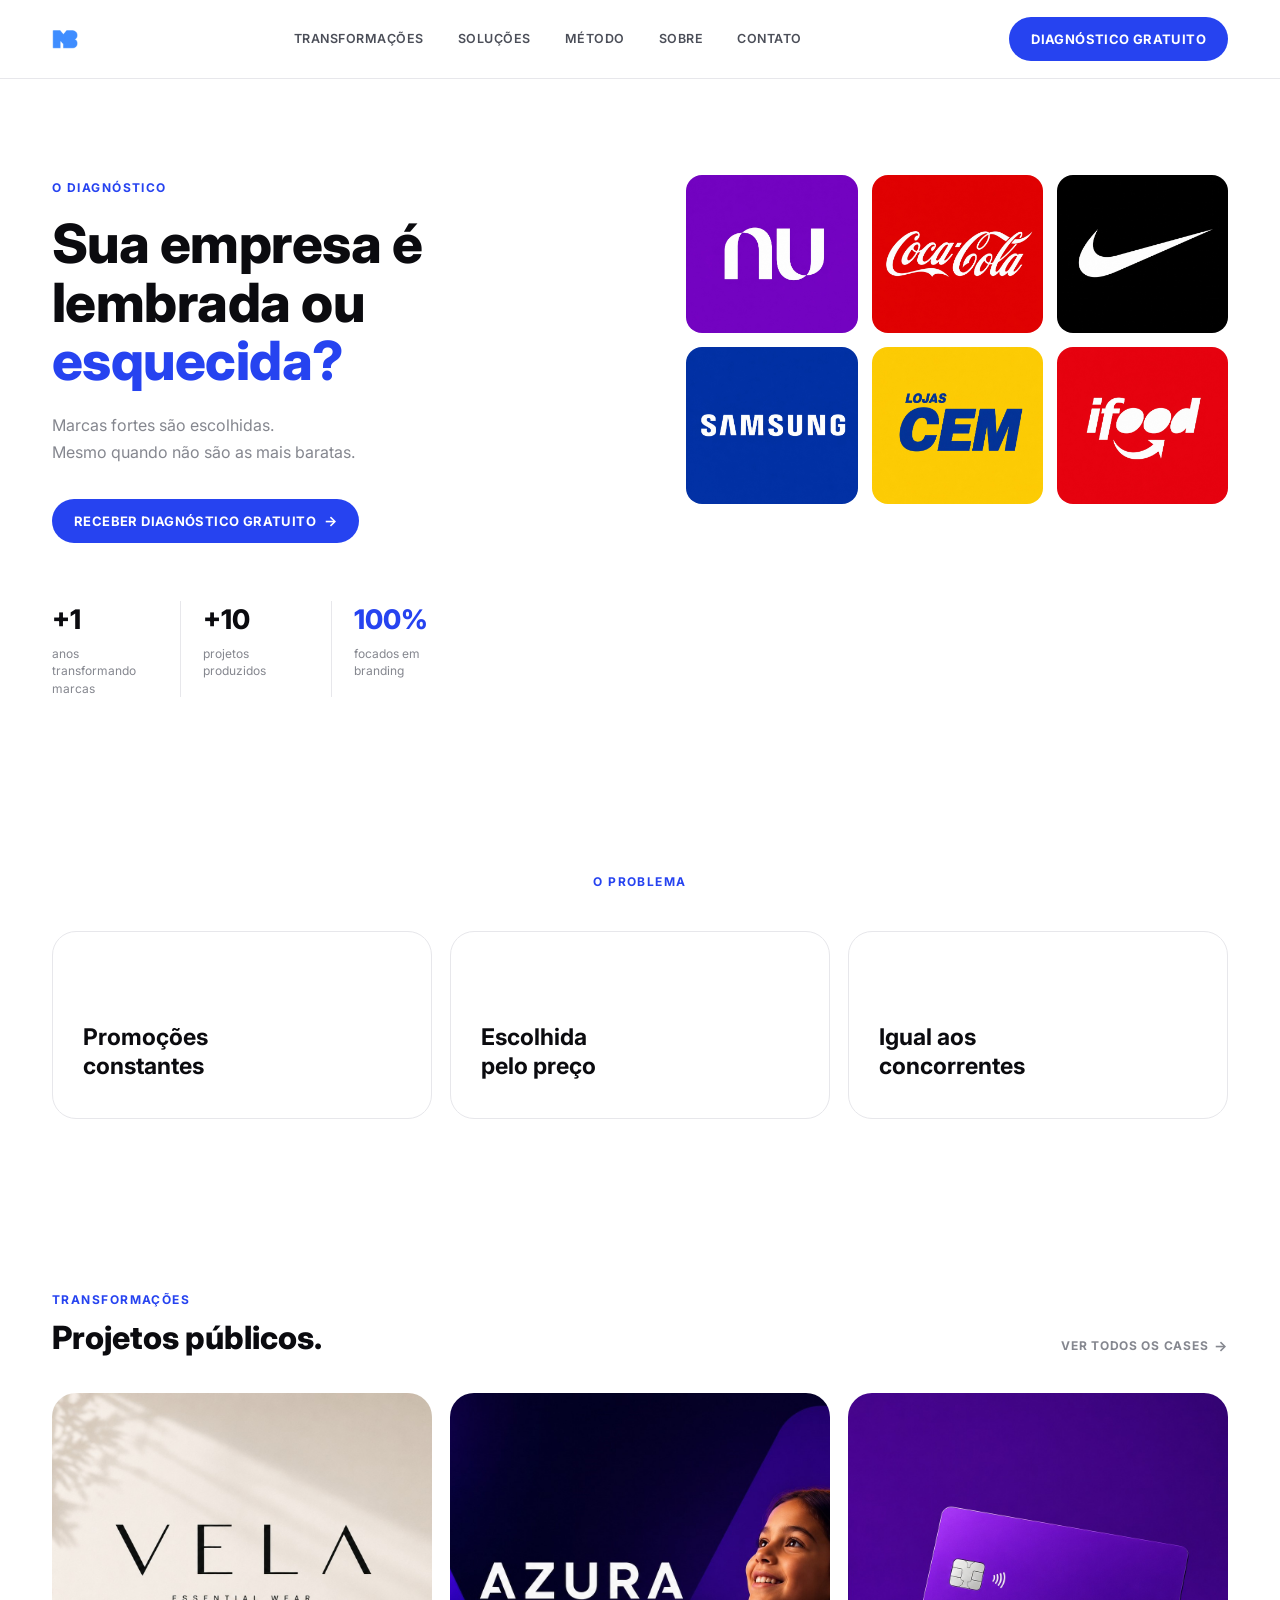
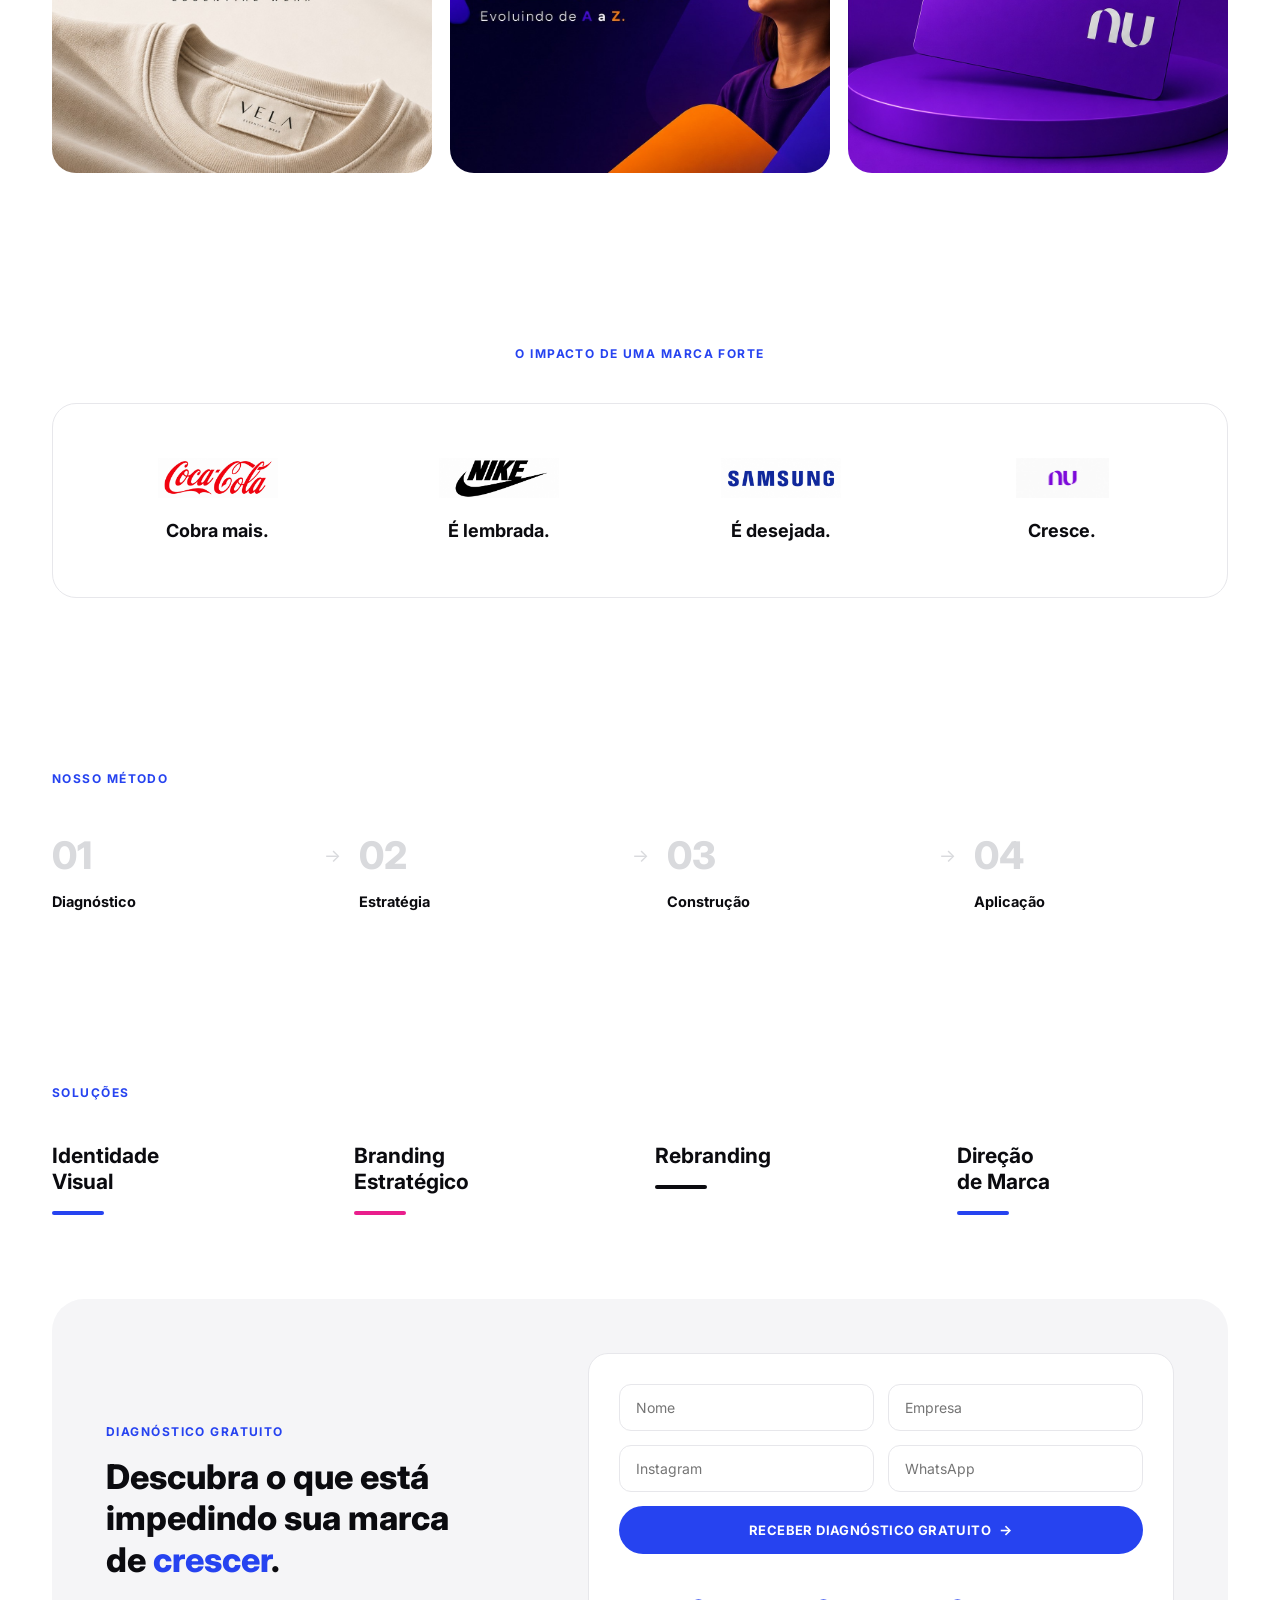
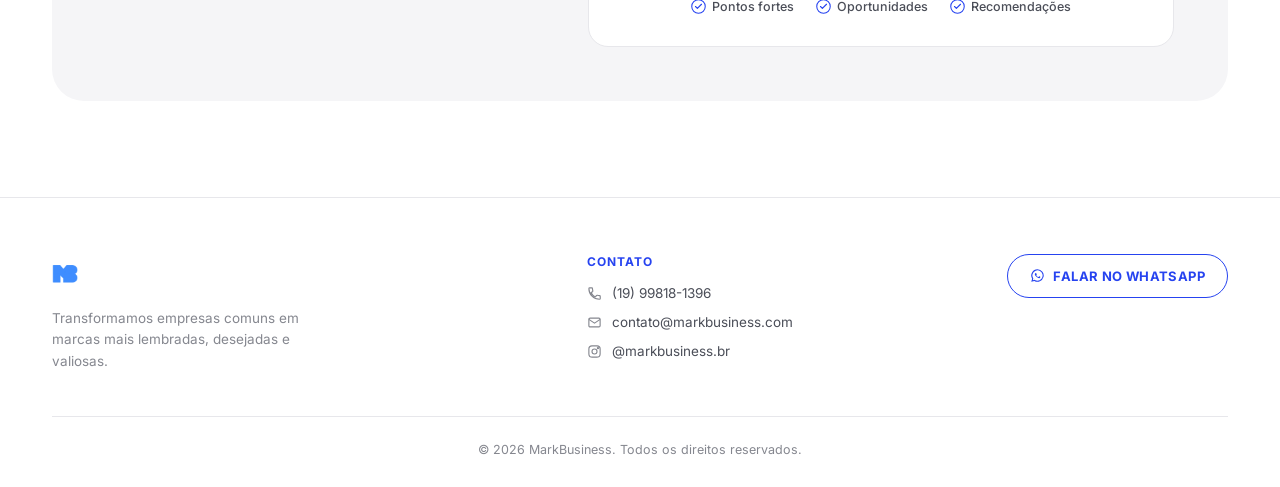
<file: index.html>
<!DOCTYPE html>
<html lang="pt-BR">
<head>
<meta charset="UTF-8">
<meta name="viewport" content="width=device-width, initial-scale=1.0">
<title>MarkBusiness — Sua empresa é lembrada ou esquecida?</title>
<link rel="icon" type="image/png+xml" href="assets/favicon.png">
<link rel="preconnect" href="https://fonts.googleapis.com">
<link rel="preconnect" href="https://fonts.gstatic.com" crossorigin>
<link href="https://fonts.googleapis.com/css2?family=Inter:wght@400;500;600;700;800;900&family=Fraunces:ital,opsz,wght@1,72,500&display=swap" rel="stylesheet">
<link rel="stylesheet" href="styles.css">
</head>
<body>

<header>
  <div class="container header-inner">
    <a href="#" class="logo logo-header">
      <img src="images/logos/logoazul.png" alt="MarkBusiness" class="brand-logo-img header-brand-logo-img" width="51" height="60">
    </a>
    <nav class="nav-links">
      <a href="#transformacoes">Transformações</a>
      <a href="#solucoes">Soluções</a>
      <a href="#metodo">Método</a>
      <a href="#sobre">Sobre</a>
      <a href="#contato">Contato</a>
    </nav>
    <div class="header-actions">
      <button class="btn btn-primary desktop-only" onclick="document.getElementById('contato').scrollIntoView()">Diagnóstico Gratuito</button>
      <button class="menu-toggle" id="menuToggle" aria-label="Abrir menu">
        <span></span><span></span><span></span>
      </button>
    </div>
  </div>
  <nav class="mobile-nav" id="mobileNav">
    <a href="#transformacoes">Transformações</a>
    <a href="#solucoes">Soluções</a>
    <a href="#metodo">Método</a>
    <a href="#sobre">Sobre</a>
    <a href="#contato">Contato</a>
  </nav>
</header>

<section class="hero">
  <div class="container hero-grid">
    <div>
      <span class="eyebrow">O diagnóstico</span>
      <h1>Sua empresa é<br>lembrada ou<br><span class="accent">esquecida?</span></h1>
      <p class="lead">Marcas fortes são escolhidas.<br>Mesmo quando não são as mais baratas.</p>
      <button class="btn btn-primary" onclick="document.getElementById('contato').scrollIntoView()">
        Receber diagnóstico gratuito <span class="arrow">→</span>
      </button>

      <div class="stats">
        <div class="stat">
          <div class="num">+1</div>
          <div class="label">anos transformando marcas</div>
        </div>
        <div class="stat">
          <div class="num">+10</div>
          <div class="label">projetos produzidos</div>
        </div>
        <div class="stat">
          <div class="num blue">100%</div>
          <div class="label">focados em branding</div>
        </div>
      </div>
    </div>

    <div class="brand-grid">
      <!-- Troque cada src abaixo pela imagem real do logo (de preferência a versão BRANCA/reversa,
           já que o fundo do quadrado é colorido). Pode usar .png, .svg ou .jpg — só ajustar a extensão aqui. -->
      <div class="brand-card nu"><img src="images/marcas/Nubank.jpeg" alt="Logo nu" class="brand-logo"></div>
      <div class="brand-card coca"><img src="images/marcas/Coca cola.jpeg" alt="Logo Coca-Cola" class="brand-logo"></div>
      <div class="brand-card nike"><img src="images/marcas/Nike.jpeg" alt="Logo Nike" class="brand-logo"></div>
      <div class="brand-card samsung"><img src="images/marcas/sansung.jpeg" alt="Logo Samsung" class="brand-logo"></div>
      <div class="brand-card cem"><img src="images/marcas/Lojas cem.jpeg" alt="Logo Lojas CEM" class="brand-logo"></div>
      <div class="brand-card ifood"><img src="images/marcas/Ifood.jpeg" alt="Logo ifood" class="brand-logo"></div>
    </div>
  </div>
</section>

<section>
  <div class="container">
    <div class="section-head">
      <span class="eyebrow">O problema</span>
    </div>
    <div class="problem-grid">
      <div class="problem-card"><h3>Promoções<br>constantes</h3></div>
      <div class="problem-card"><h3>Escolhida<br>pelo preço</h3></div>
      <div class="problem-card"><h3>Igual aos<br>concorrentes</h3></div>
    </div>
  </div>
</section>

<section id="transformacoes">
  <div class="container">
    <div class="transform-head">
      <div>
        <span class="eyebrow">Transformações</span>
        <h2>Projetos públicos.</h2>
      </div>
      <a href="#" class="view-all">Ver todos os cases <span class="arrow">→</span></a>
    </div>

    <div class="cases-grid">
      <!-- Troque cada src pela capa/imagem real do case. Tamanho ideal: ~800x900px (retrato), .jpg ou .png. -->
      <div class="case-card vela"><img src="images/cases/Vela.jpeg" alt="Case VELA" class="case-img"></div>
      <div class="case-card azura"><img src="images/cases/Azura Cortada.jpeg" alt="Case Azura Educação" class="case-img"></div>
      <div class="case-card nucard"><img src="images/cases/Nubank.jpeg" alt="Case nu" class="case-img"></div>
    </div>
  </div>
</section>

<section id="sobre">
  <div class="container">
    <div class="section-head">
      <span class="eyebrow">O impacto de uma marca forte</span>
    </div>
    <div class="impact-panel">
      <!-- Troque cada src abaixo pela logo (versão colorida normal, fundo branco aqui).
           O texto abaixo de cada logo continua em preto, fixo no código. -->
      <div class="impact-item">
        <img src="images/impacto/Cocacola (Impacto).jpeg" alt="Logo Coca-Cola" class="impact-logo">
        <span class="tag">Cobra mais.</span>
      </div>
      <div class="impact-item">
        <img src="images/impacto/Nike (Impacto).jpeg" alt="Logo Nike" class="impact-logo">
        <span class="tag">É lembrada.</span>
      </div>
      <div class="impact-item">
        <img src="images/impacto/Sansung (Impacto).jpeg" alt="Logo Samsung" class="impact-logo">
        <span class="tag">É desejada.</span>
      </div>
      <div class="impact-item">
        <img src="images/impacto/Nubank (Impacto).jpeg" alt="Logo nu" class="impact-logo">
        <span class="tag">Cresce.</span>
      </div>
    </div>
  </div>
</section>

<section id="metodo">
  <div class="container">
    <div class="section-head" style="text-align:left;">
      <span class="eyebrow">Nosso método</span>
    </div>
    <div class="method-row">
      <div class="method-step">
        <div class="num">01</div>
        <div class="label">Diagnóstico</div>
      </div>
      <div class="method-arrow">→</div>
      <div class="method-step">
        <div class="num">02</div>
        <div class="label">Estratégia</div>
      </div>
      <div class="method-arrow">→</div>
      <div class="method-step">
        <div class="num">03</div>
        <div class="label">Construção</div>
      </div>
      <div class="method-arrow">→</div>
      <div class="method-step">
        <div class="num">04</div>
        <div class="label">Aplicação</div>
      </div>
    </div>
  </div>
</section>

<section id="solucoes">
  <div class="container">
    <div class="section-head" style="text-align:left;">
      <span class="eyebrow">Soluções</span>
    </div>
    <div class="solutions-grid">
      <div class="solution-item">
        <h3>Identidade<br>Visual</h3>
        <div class="underline c-blue"></div>
      </div>
      <div class="solution-item">
        <h3>Branding<br>Estratégico</h3>
        <div class="underline c-pink"></div>
      </div>
      <div class="solution-item">
        <h3>Rebranding</h3>
        <div class="underline c-black"></div>
      </div>
      <div class="solution-item">
        <h3>Direção<br>de Marca</h3>
        <div class="underline c-blue"></div>
      </div>
    </div>
  </div>
</section>

<section class="cta-section" id="contato">
  <div class="container">
    <div class="cta-panel">
      <div class="cta-left">
        <span class="eyebrow">Diagnóstico gratuito</span>
        <h2>Descubra o que está<br>impedindo sua marca<br>de <span class="accent">crescer</span>.</h2>
      </div>
      <div class="form-card">
        <!-- O número de WhatsApp usado aqui está configurado em script.js (WHATSAPP_NUMBER) -->
        <form id="diagForm">
          <div class="form-grid">
            <input type="text" name="nome" placeholder="Nome" required>
            <input type="text" name="empresa" placeholder="Empresa" required>
            <input type="text" name="instagram" placeholder="Instagram">
            <input type="tel" name="whatsapp" placeholder="WhatsApp" required>
          </div>
          <button type="submit" class="btn btn-primary btn-block">Receber diagnóstico gratuito <span class="arrow">→</span></button>
          <p id="formMsg" style="font-size:12.5px;color:var(--gray-500);text-align:center;margin-top:10px;min-height:16px;"></p>
        </form>
        <div class="checks">
          <span class="check"><svg viewBox="0 0 20 20" fill="none"><circle cx="10" cy="10" r="9" stroke="#2643F0" stroke-width="1.4"/><path d="M6 10l2.5 2.5L14 7" stroke="#2643F0" stroke-width="1.5" stroke-linecap="round" stroke-linejoin="round"/></svg>Pontos fortes</span>
          <span class="check"><svg viewBox="0 0 20 20" fill="none"><circle cx="10" cy="10" r="9" stroke="#2643F0" stroke-width="1.4"/><path d="M6 10l2.5 2.5L14 7" stroke="#2643F0" stroke-width="1.5" stroke-linecap="round" stroke-linejoin="round"/></svg>Oportunidades</span>
          <span class="check"><svg viewBox="0 0 20 20" fill="none"><circle cx="10" cy="10" r="9" stroke="#2643F0" stroke-width="1.4"/><path d="M6 10l2.5 2.5L14 7" stroke="#2643F0" stroke-width="1.5" stroke-linecap="round" stroke-linejoin="round"/></svg>Recomendações</span>
        </div>
      </div>
    </div>
  </div>
</section>

<footer>
  <div class="container">
    <div class="footer-top">
      <div class="footer-about">
        <a href="#" class="logo logo-footer">
          <img src="images/logos/logoazul.png" alt="MarkBusiness" class="brand-logo-img footer-brand-logo-img" width="51" height="60">
        </a>
        <p>Transformamos empresas comuns em marcas mais lembradas, desejadas e valiosas.</p>
      </div>

      <div class="footer-contact">
        <h4>Contato</h4>
        <ul>
          <li><span class="contact-row"><svg viewBox="0 0 24 24" fill="none" stroke="currentColor" stroke-width="1.8"><path d="M6.6 10.8a15.5 15.5 0 0 0 6.6 6.6l2.2-2.2a1.2 1.2 0 0 1 1.2-.3 11 11 0 0 0 3.4.5 1.2 1.2 0 0 1 1.2 1.2V20a1.2 1.2 0 0 1-1.2 1.2A17.2 17.2 0 0 1 3 4.2 1.2 1.2 0 0 1 4.2 3h3.4A1.2 1.2 0 0 1 8.8 4.2 11 11 0 0 0 9.3 7.6a1.2 1.2 0 0 1-.3 1.2L6.6 10.8Z"/></svg>(19) 99818-1396</span></li>
          <li><a href="mailto:contato@markbusiness.com"><svg viewBox="0 0 24 24" fill="none" stroke="currentColor" stroke-width="1.8"><rect x="3" y="5" width="18" height="14" rx="2"/><path d="M3 7l9 6 9-6"/></svg>contato@markbusiness.com</a></li>
          <li><a href="https://instagram.com/markbusiness.br" target="_blank" rel="noopener noreferrer"><svg viewBox="0 0 24 24" fill="none" stroke="currentColor" stroke-width="1.8"><rect x="3" y="3" width="18" height="18" rx="5"/><circle cx="12" cy="12" r="4"/><circle cx="17.5" cy="6.5" r="1"/></svg>@markbusiness.br</a></li>
        </ul>
      </div>

      <div class="footer-cta">
        <button class="btn btn-outline" id="whatsappFooterBtn">
          <svg width="15" height="15" viewBox="0 0 24 24" fill="currentColor"><path d="M12 2a10 10 0 0 0-8.6 15.1L2 22l5-1.3A10 10 0 1 0 12 2Zm0 18.2a8.2 8.2 0 0 1-4.2-1.2l-.3-.2-3 .8.8-2.9-.2-.3A8.2 8.2 0 1 1 12 20.2Zm4.5-6.1c-.2-.1-1.4-.7-1.6-.8-.2-.1-.4-.1-.5.1-.2.2-.6.8-.8 1-.1.2-.3.2-.5.1-1.3-.6-2.2-1.4-2.9-2.6-.1-.2-.1-.4.1-.5.2-.2.4-.4.5-.6.1-.2.1-.4 0-.6-.1-.2-.6-1.4-.8-1.9-.1-.4-.3-.4-.5-.4h-.4c-.2 0-.4.1-.6.3-.2.2-.8.8-.8 1.9s.8 2.2 1 2.4c1.2 1.6 2.6 2.8 4.5 3.5.6.2 1.1.3 1.5.2.5-.1 1.4-.6 1.6-1.1.2-.5.2-1 .1-1.1-.1-.1-.2-.2-.4-.3Z"/></svg>
          Falar no WhatsApp
        </button>
      </div>
    </div>

    <div class="footer-bottom">© 2026 MarkBusiness. Todos os direitos reservados.</div>
  </div>
</footer>

<script src="script.js"></script>

</body>
</html>
</file>
<file: styles.css>
:root{
    --blue:#2643F0;
    --blue-dark:#1A30C2;
    --ink:#0B0B0F;
    --gray-700:#4B4E58;
    --gray-500:#85878F;
    --gray-300:#D9DADD;
    --gray-100:#F1F1F3;
    --bg-soft:#F5F5F7;
    --border:#E7E7EB;
    --white:#FFFFFF;
    --purple-nu:#6E2BDB;
    --purple-nu-dark:#4B1B9C;
    --red-coca:#E1241B;
    --black-nike:#0A0A0A;
    --navy-samsung:#152C8C;
    --gold-cem:#F2B400;
    --red-ifood:#EA1D2C;
    --pink:#E91E8C;
    --r-lg:24px;
    --r-md:16px;
    --r-sm:10px;
    --container:1240px;
  }

  *{margin:0;padding:0;box-sizing:border-box;}

  html{scroll-behavior:smooth;}

  body{
    font-family:'Inter',system-ui,-apple-system,sans-serif;
    color:var(--ink);
    background:var(--white);
    -webkit-font-smoothing:antialiased;
    line-height:1.4;
  }

  img,svg{display:block;}

  a{color:inherit;text-decoration:none;}

  ul{list-style:none;}

  .container{
    max-width:var(--container);
    margin:0 auto;
    padding:0 32px;
  }

  .eyebrow{
    display:inline-block;
    color:var(--blue);
    font-weight:700;
    font-size:12px;
    letter-spacing:.12em;
    text-transform:uppercase;
  }

  .btn{
    display:inline-flex;
    align-items:center;
    gap:8px;
    font-weight:700;
    font-size:13px;
    letter-spacing:.03em;
    text-transform:uppercase;
    border:none;
    cursor:pointer;
    border-radius:999px;
    transition:background .2s ease, color .2s ease, border-color .2s ease, transform .15s ease;
    font-family:inherit;
  }

  .btn-primary{
    background:var(--blue);
    color:var(--white);
    padding:14px 22px;
  }
  .btn-primary:hover{background:var(--blue-dark);}

  .btn-block{width:100%;justify-content:center;padding:16px 22px;}

  .btn-outline{
    background:transparent;
    color:var(--blue);
    border:1.5px solid var(--blue);
    padding:13px 22px;
  }
  .btn-outline:hover{background:var(--blue);color:var(--white);}

  .arrow{font-size:14px;line-height:1;}

  /* ---------- HEADER ---------- */
  header{
    position:sticky;
    top:0;
    z-index:100;
    background:rgba(255,255,255,.86);
    backdrop-filter:blur(10px);
    border-bottom:1px solid var(--border);
  }

  .header-inner{
    display:flex;
    align-items:center;
    justify-content:space-between;
    height:78px;
  }

  .logo{
    display:flex;
    align-items:center;
    gap:9px;
  }
  .logo-header {
    display:inline-flex;
    align-items:center;
    justify-content:center;
    height:78px;
    min-width:0;
    flex:0 0 auto;
  }
  .brand-logo-img{
    display:block;
    width:auto;
    height:40px;
    max-height:50px;
    max-width:150px;
    object-fit:contain;
  }
  .header-brand-logo-img{
    width:auto;
    height:40px;
    max-height:50px;
    max-width:150px;
    object-fit:contain;
  }
  .logo-text{
    font-weight:800;
    font-size:14.5px;
    letter-spacing:.04em;
    text-transform:uppercase;
  }

  .nav-links{
    display:flex;
    align-items:center;
    gap:34px;
  }
  .nav-links a{
    font-size:12.5px;
    font-weight:600;
    letter-spacing:.04em;
    text-transform:uppercase;
    color:var(--gray-700);
    transition:color .2s ease;
  }
  .nav-links a:hover{color:var(--ink);}

  .header-actions{display:flex;align-items:center;gap:18px;}

  .menu-toggle{
    display:none;
    flex-direction:column;
    gap:5px;
    background:none;
    border:none;
    cursor:pointer;
    padding:4px;
  }
  .menu-toggle span{
    width:22px;height:2px;background:var(--ink);border-radius:2px;
  }

  .mobile-nav{
    display:none;
    flex-direction:column;
    gap:18px;
    padding:22px 32px 28px;
    border-bottom:1px solid var(--border);
    background:var(--white);
  }
  .mobile-nav a{
    font-size:13px;font-weight:700;letter-spacing:.04em;text-transform:uppercase;color:var(--ink);
  }
  .mobile-nav.open{display:flex;}

  /* ---------- HERO ---------- */
  .hero{padding:96px 0 88px;}

  .hero-grid{
    display:grid;
    grid-template-columns:1fr 0.95fr;
    gap:64px;
    align-items:start;
  }

  .hero h1{
    font-size:clamp(34px,4.6vw,54px);
    font-weight:800;
    line-height:1.08;
    letter-spacing:-0.01em;
    margin:18px 0 22px;
  }
  .hero h1 .accent{color:var(--blue);}

  .hero .lead{
    font-size:16px;
    color:var(--gray-500);
    line-height:1.65;
    max-width:360px;
    margin-bottom:34px;
  }

  .stats{
    display:flex;
    gap:36px;
    margin-top:58px;
    flex-wrap:wrap;
  }
  .stat{padding-left:22px;border-left:1px solid var(--border);}
  .stat:first-child{padding-left:0;border-left:none;}
  .stat .num{font-size:27px;font-weight:800;}
  .stat .num.blue{color:var(--blue);}
  .stat .label{
    font-size:12px;color:var(--gray-500);line-height:1.45;margin-top:6px;max-width:92px;
  }

  .brand-grid{
    display:grid;
    grid-template-columns:repeat(3,1fr);
    gap:14px;
  }
  .brand-card{
    aspect-ratio:1/0.92;
    border-radius:var(--r-md);
    display:flex;
    align-items:center;
    justify-content:center;
    overflow:hidden;
    transition:transform .25s ease;
  }
  .brand-card:hover{transform:translateY(-4px);}
  .brand-card.nu{background:linear-gradient(150deg,#7B33E0,#4B1B9C);}
  .brand-card.coca{background:var(--red-coca);}
  .brand-card.nike{background:var(--black-nike);}
  .brand-card.samsung{background:var(--navy-samsung);}
  .brand-card.cem{background:var(--gold-cem);}
  .brand-card.ifood{background:var(--red-ifood);}

  .brand-logo{
    width:100%;
    height:100%;
    object-fit:cover;
    display:block;
  }

  /* ---------- SECTION SHARED ---------- */
  section{padding:84px 0;}
  .section-head{text-align:center;margin-bottom:40px;}
  .section-head .eyebrow{margin-bottom:0;}

  /* ---------- PROBLEMA ---------- */
  .problem-grid{
    display:grid;
    grid-template-columns:repeat(3,1fr);
    gap:18px;
    margin-top:30px;
  }
  .problem-card{
    border:1px solid var(--border);
    border-radius:var(--r-lg);
    padding:38px 30px;
    min-height:188px;
    display:flex;
    align-items:flex-end;
    transition:border-color .2s ease;
  }
  .problem-card:hover{border-color:var(--blue);}
  .problem-card h3{font-size:23px;font-weight:700;line-height:1.25;}

  /* ---------- TRANSFORMAÇÕES ---------- */
  .transform-head{
    display:flex;
    align-items:flex-end;
    justify-content:space-between;
    margin-bottom:32px;
    gap:20px;
  }
  .transform-head h2{font-size:32px;font-weight:800;margin-top:6px;}
  .view-all{
    font-size:12px;font-weight:700;letter-spacing:.06em;text-transform:uppercase;color:var(--gray-500);
    display:flex;align-items:center;gap:6px;white-space:nowrap;padding-bottom:6px;
  }
  .view-all:hover{color:var(--ink);}

  .cases-grid{
    display:grid;
    grid-template-columns:repeat(3,1fr);
    gap:18px;
  }
  .case-card{
    position:relative;
    height:380px;
    border-radius:var(--r-lg);
    overflow:hidden;
  }
  .case-img{
    width:100%;
    height:100%;
    object-fit:cover;
    display:block;
  }

  /* Cores de fundo abaixo aparecem só enquanto a imagem não é trocada/carregada */
  .case-card.vela{background:linear-gradient(165deg,#EFE9DD,#E2DAC8);}
  .case-card.azura{background:linear-gradient(150deg,#8B3CF0,#5A1FBE);}
  .case-card.nucard{background:linear-gradient(150deg,#7B33E0,#3D1480);}

  /* ---------- IMPACTO ---------- */
  .impact-panel{
    border:1px solid var(--border);
    border-radius:var(--r-lg);
    padding:54px 36px;
    display:grid;
    grid-template-columns:repeat(4,1fr);
    gap:24px;
    margin-top:30px;
  }
  .impact-item{
    display:flex;flex-direction:column;align-items:center;gap:20px;text-align:center;
  }
  .impact-logo{
    height:40px;
    width:auto;
    max-width:170px;
    object-fit:contain;
    display:block;
  }
  .impact-item .tag{font-size:18px;font-weight:700;}

  /* ---------- MÉTODO ---------- */
  .method-row{
    display:flex;
    align-items:center;
    margin-top:36px;
  }
  .method-step{flex:1;text-align:left;}
  .method-step .num{
    font-size:38px;font-weight:800;color:var(--gray-300);margin-bottom:10px;
  }
  .method-step .label{font-size:14.5px;font-weight:700;color:var(--ink);}
  .method-arrow{color:var(--gray-300);font-size:18px;padding:0 18px;flex:0 0 auto;margin-bottom:30px;}

  /* ---------- SOLUÇÕES ---------- */
  .solutions-grid{
    display:grid;
    grid-template-columns:repeat(4,1fr);
    gap:30px;
    margin-top:34px;
  }
  .solution-item h3{font-size:21px;font-weight:700;line-height:1.25;margin-bottom:16px;}
  .solution-item .underline{width:52px;height:4px;border-radius:2px;}
  .underline.c-blue{background:var(--blue);}
  .underline.c-pink{background:var(--pink);}
  .underline.c-black{background:var(--ink);}

  /* ---------- CTA FINAL ---------- */
  .cta-section{padding:0 0 96px;}
  .cta-panel{
    background:var(--bg-soft);
    border-radius:32px;
    padding:54px;
    display:grid;
    grid-template-columns:0.85fr 1.15fr;
    gap:48px;
    align-items:center;
  }
  .cta-left h2{
    font-size:clamp(26px,3.2vw,34px);
    font-weight:800;
    line-height:1.22;
    margin-top:14px;
  }
  .cta-left h2 .accent{color:var(--blue);}

  .form-card{
    background:var(--white);
    border:1px solid var(--border);
    border-radius:20px;
    padding:30px;
  }
  .form-grid{
    display:grid;
    grid-template-columns:1fr 1fr;
    gap:14px;
    margin-bottom:14px;
  }
  .form-grid input{
    width:100%;
    padding:14px 16px;
    border:1px solid var(--border);
    border-radius:12px;
    font-size:14px;
    font-family:inherit;
    background:var(--white);
    outline:none;
    transition:border-color .2s ease;
  }
  .form-grid input:focus{border-color:var(--blue);}

  .checks{
    display:flex;
    justify-content:center;
    gap:22px;
    margin-top:18px;
    flex-wrap:wrap;
  }
  .check{display:flex;align-items:center;gap:6px;font-size:12.5px;color:var(--gray-700);font-weight:500;}
  .check svg{width:15px;height:15px;flex:0 0 auto;}

  /* ---------- FOOTER ---------- */
  footer{border-top:1px solid var(--border);padding:56px 0 28px;}
  .footer-top{
    display:grid;
    grid-template-columns:1.3fr 1fr auto;
    gap:40px;
    align-items:start;
  }
  .footer-about p{
    font-size:13.5px;color:var(--gray-500);line-height:1.6;max-width:270px;margin-top:14px;
  }
  .footer-contact h4{font-size:12px;font-weight:700;letter-spacing:.08em;text-transform:uppercase;color:var(--blue);margin-bottom:14px;}
  .footer-contact li{margin-bottom:10px;}
  .footer-contact li a,
  .footer-contact li .contact-row{
    display:flex;align-items:center;gap:10px;font-size:13.5px;color:var(--gray-700);
    text-decoration:none;transition:color .2s ease;width:fit-content;
  }
  .footer-contact li .contact-row{cursor:default;}
  .footer-contact li a:hover,
  .footer-contact li .contact-row:hover{color:var(--blue);}
  .footer-contact li a:hover svg,
  .footer-contact li .contact-row:hover svg{color:var(--blue);}
  .footer-contact li svg{width:15px;height:15px;flex:0 0 auto;color:var(--gray-500);transition:color .2s ease;}
  .footer-cta{display:flex;align-items:flex-start;}

  .footer-bottom{
    text-align:center;
    font-size:12.5px;
    color:var(--gray-500);
    margin-top:44px;
    padding-top:24px;
    border-top:1px solid var(--border);
  }

  /* ---------- RESPONSIVE ---------- */
  @media (max-width:980px){
    .nav-links{display:none;}
    .menu-toggle{display:flex;}
    .desktop-only{display:none;}
    .hero-grid{grid-template-columns:1fr;}
    .problem-grid{grid-template-columns:1fr;}
    .cases-grid{grid-template-columns:1fr;}
    .impact-panel{grid-template-columns:repeat(2,1fr);row-gap:36px;}
    .solutions-grid{grid-template-columns:repeat(2,1fr);row-gap:30px;}
    .cta-panel{grid-template-columns:1fr;padding:36px;}
    .footer-top{grid-template-columns:1fr;gap:30px;}
    .footer-cta{justify-content:flex-start;}
    .method-row{flex-wrap:wrap;gap:24px 0;}
    .method-arrow{display:none;}
    .method-step{flex:0 0 45%;}
  }

  @media (max-width:600px){
    .container{padding:0 20px;}
    .brand-grid{grid-template-columns:repeat(2,1fr);}
    .stats{gap:24px;}
    section{padding:64px 0;}
    .hero{padding:48px 0 64px;}
    .form-grid{grid-template-columns:1fr;}
    .impact-panel{grid-template-columns:1fr;}
    .solutions-grid{grid-template-columns:1fr;}
    .method-step{flex:0 0 100%;}
    .transform-head{flex-direction:column;align-items:flex-start;}
  }
</file>
